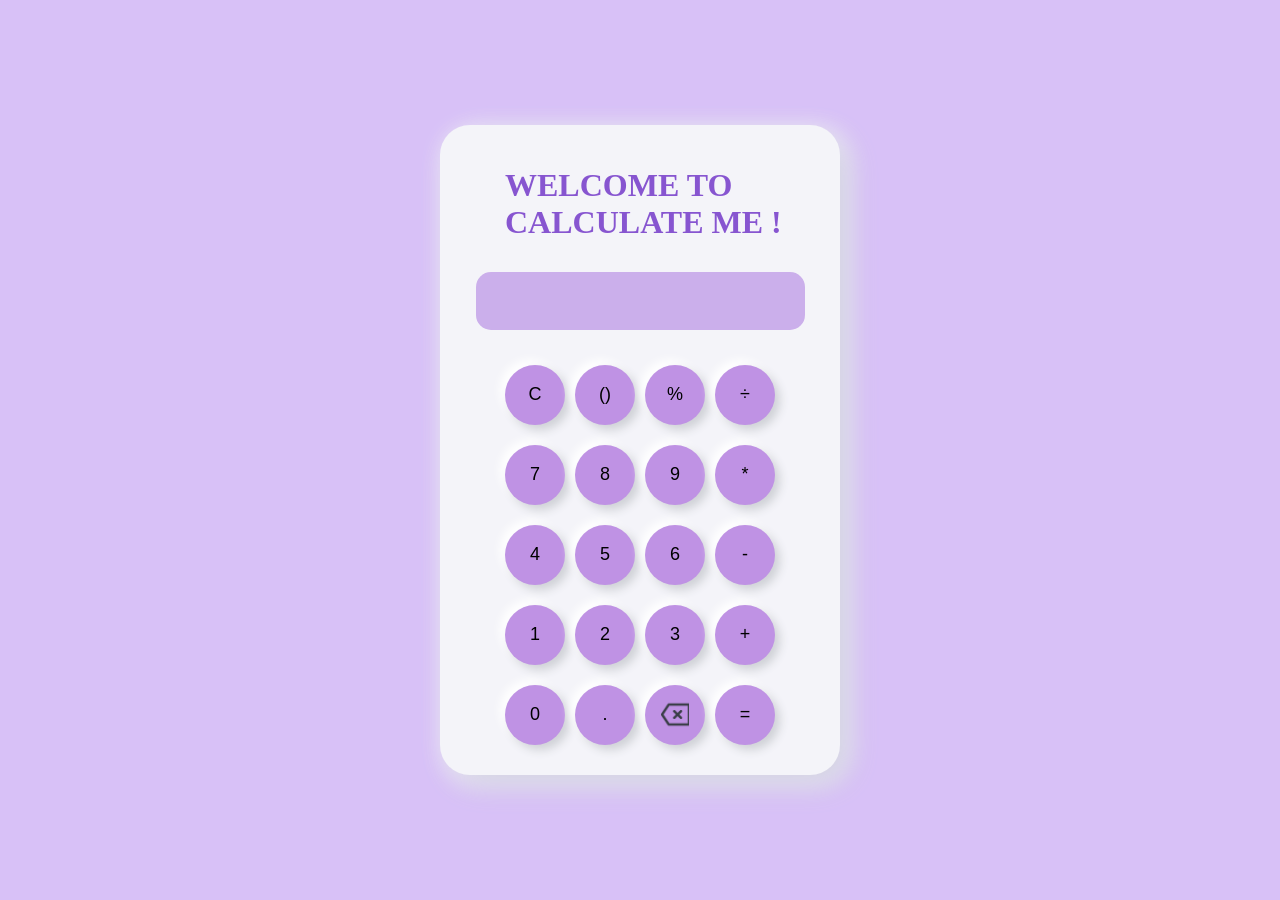
<file: Calculator/index.html>
<!DOCTYPE html>
<html lang="en">
<head>
    <link rel="stylesheet" href="style.css" type="text/css">
    
    <meta charset="UTF-8">
    <meta name="viewport" content="width=device-width, initial-scale=1.0">
    <title>Document</title>
</head>
<body>

    <div class="container">
              <h1 class="center"> WELCOME TO CALCULATE ME !</h1>
             <div class="row">
                  <input class="input" type="text" />
              </div>
             <div class="row">
                <button class="button"  data-value="C">C</button>
                <button class="button">()</button>
                <button class="button">%</button>
                <button class="button"data-value="/"> ÷</button>
   
            </div>

            <div class="row">
                <button class="button">7</button>
                <button class="button">8</button>
                <button class="button">9</button>
                <button class="button">*</button>    
        </div>

        <div class="row"> 
            <button class="button">4</button>
            <button class="button">5</button>
            <button class="button">6</button>
            <button class="button">-</button>    
        </div>

        <div class="row"> 
            <button class="button">1</button>
            <button class="button">2</button>
            <button class="button">3</button>
            <button class="button">+</button>    
        </div>

        <div class="row"> 
            <button class="button">0</button>
            <button class="button">.</button>
            <button class="button" data-value="DEL">
             
                <img src="text_delete_logo.png">
                
            </button>
            <button class="button">=</button>    
        </div>
    </div>
    <script src="script.js" defer></script>

</body>
</html>
</file>
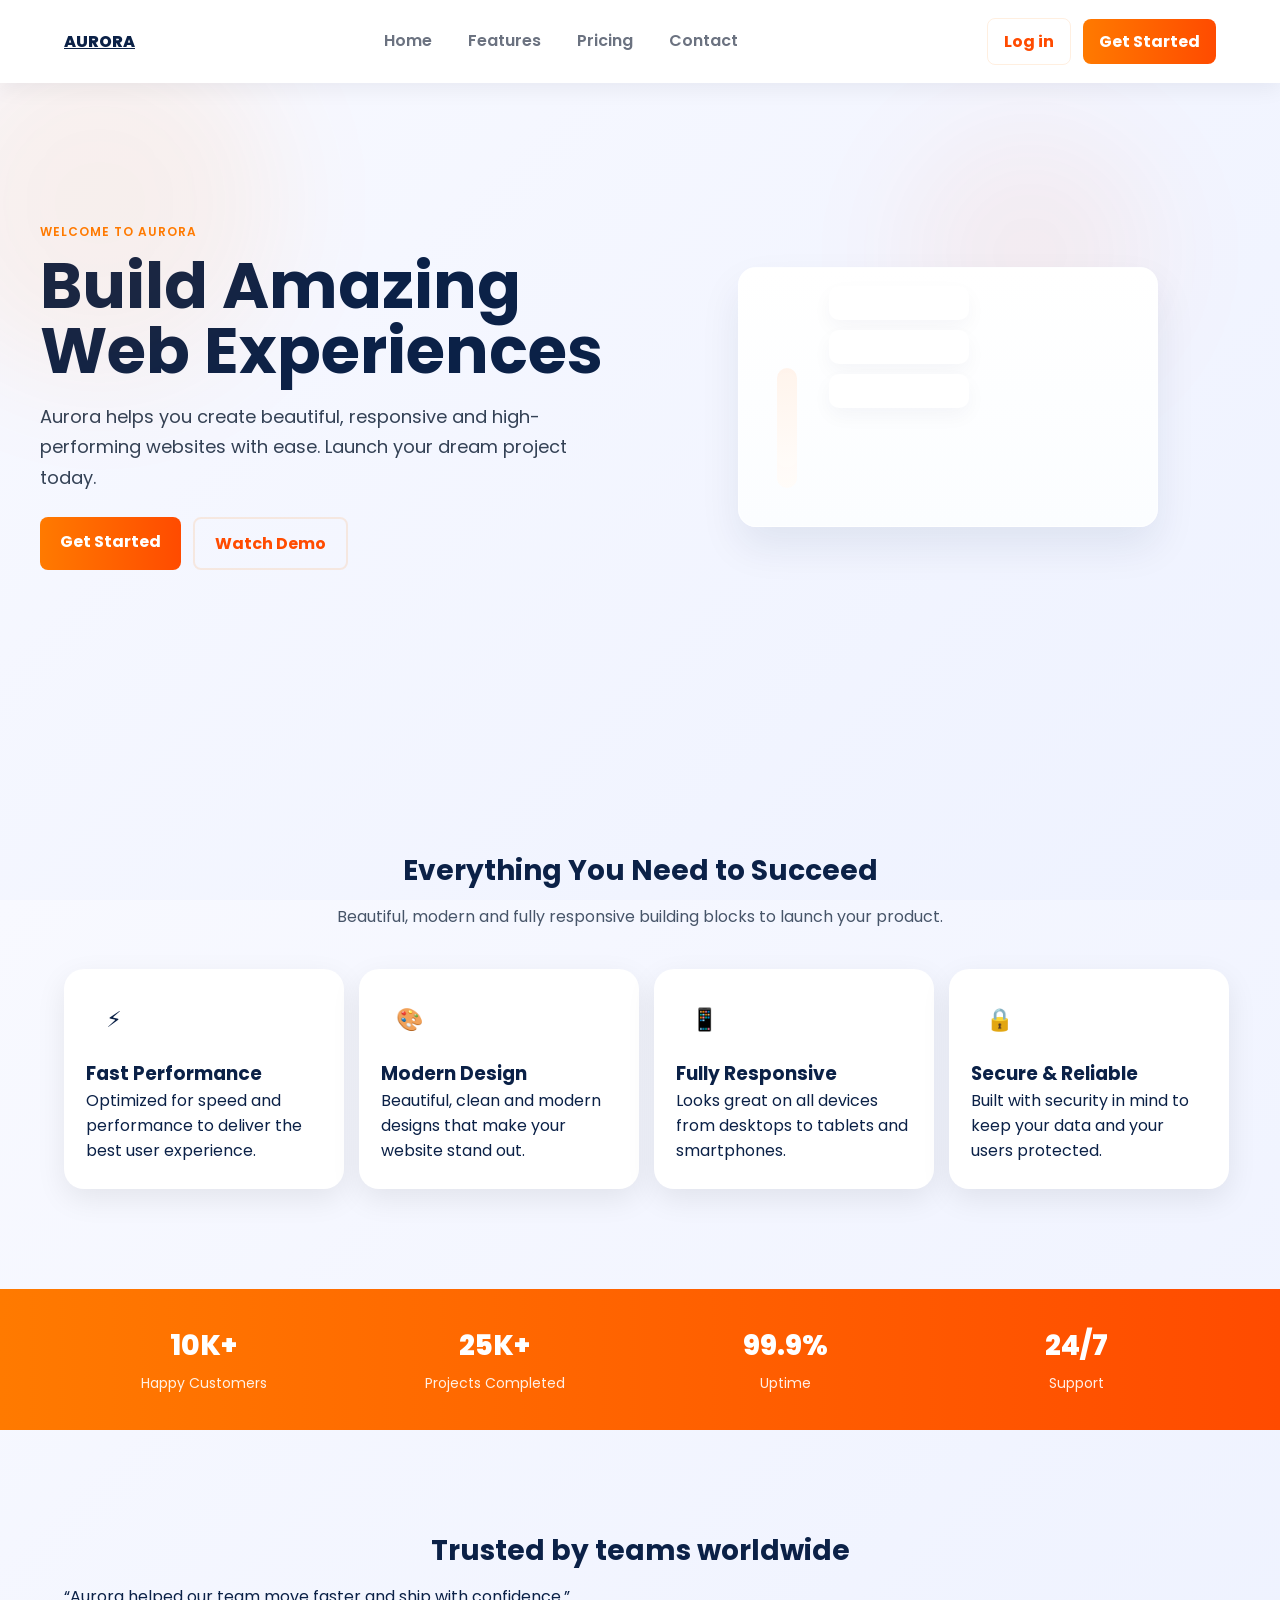
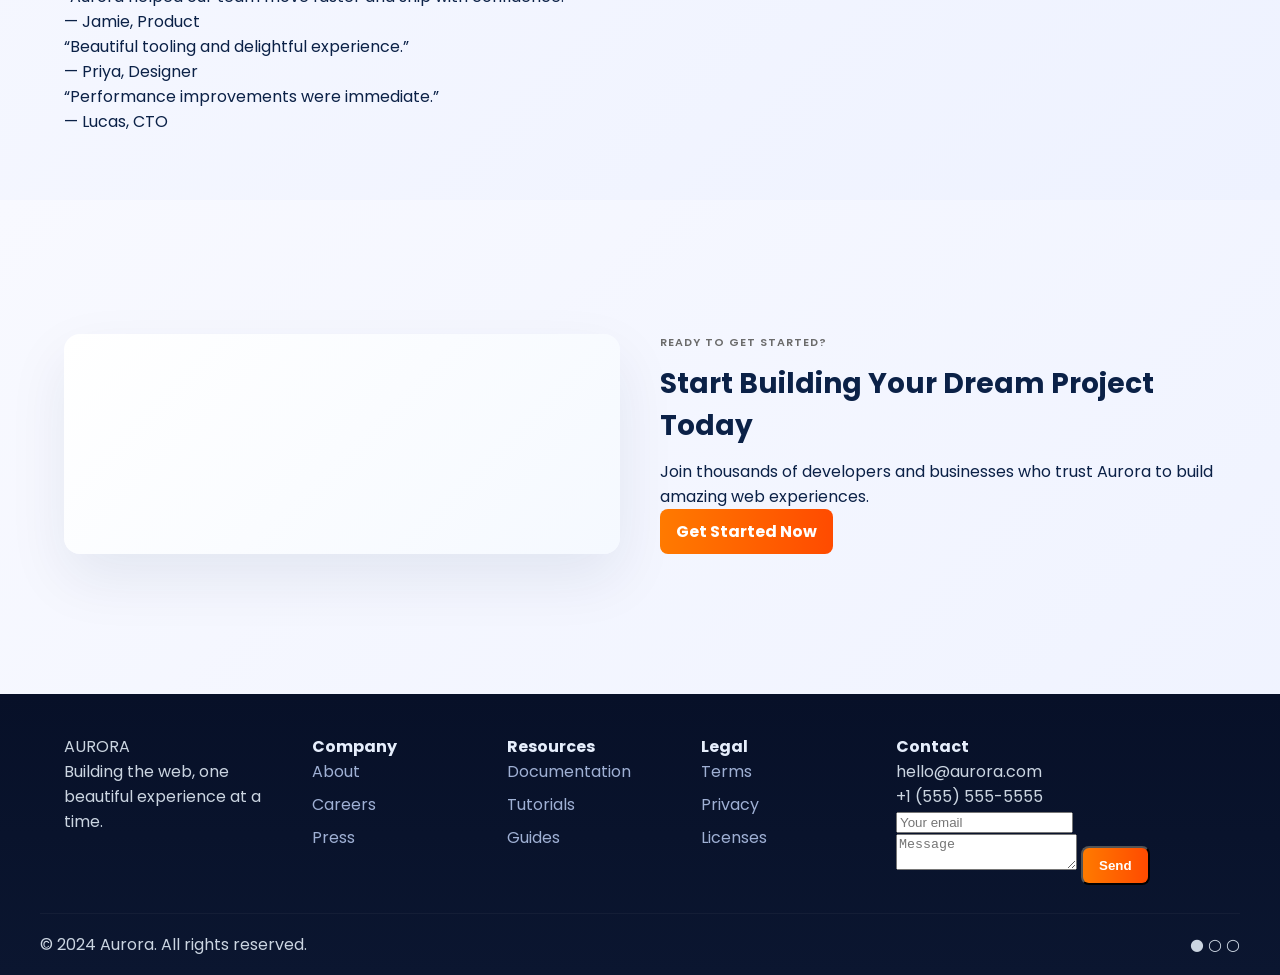
<file: LANDING PAGE/index.html>
<!doctype html>
<html lang="en">
<head>
  <meta charset="utf-8">
  <meta name="viewport" content="width=device-width,initial-scale=1">
  <title>Landing Page</title>
  <link href="https://fonts.googleapis.com/css2?family=Poppins:wght@300;400;600;700;800&display=swap" rel="stylesheet">
  <link rel="stylesheet" href="style.css">
</head>
<body>
  <link rel="stylesheet" href="style.css">
  <script defer src="script.js"></script>

</head>
<body>

  <header class="nav-wrap">
    <div class="container nav-inner">
      <div class="nav-left">
          <button id="mobile-toggle" class="mobile-toggle" aria-label="Toggle menu">☰</button>
          <a href="index.html" class="logo">AURORA</a>
        </div>

      <nav class="nav-center" id="main-nav">
        <a href="index.html" class="nav-item">Home</a>
        <a href="#features" class="nav-item">Features</a>
        <a href="#pricing" class="nav-item">Pricing</a>
        <a href="#contact" class="nav-item">Contact</a>
      </nav>

      <div class="nav-right">
        <a href="login.html" class="btn btn-ghost">Log in</a>
        <a href="#cta" class="btn btn-primary">Get Started</a>
      </div>
    </div>
  </header>

  <main>
    <section class="hero full-bleed">
      <div class="hero-bg">
        <span class="circle c1"></span>
        <span class="circle c2"></span>
      </div>

      <div class="container hero-inner">
        <div class="hero-left">
          <p class="eyebrow">WELCOME TO AURORA</p>
          <h1 class="hero-heading">Build Amazing Web Experiences</h1>
          <p class="hero-sub">Aurora helps you create beautiful, responsive and high-performing websites with ease. Launch your dream project today.</p>

          <div class="hero-actions">
            <a class="btn btn-primary large" href="#cta">Get Started</a>
            <a class="btn btn-outline large" href="#">Watch Demo</a>
          </div>
        </div>

        <div class="hero-right">
          <div class="mock-card glass">
            <div class="mock-header"></div>
            <div class="mock-content">
              <div class="mock-left">
                <div class="stats-row">
                  <div class="stat-box"></div>
                  <div class="stat-box"></div>
                  <div class="stat-box"></div>
                </div>
                <div class="graph"></div>
              </div>
              <div class="mock-side">
                <div class="mini-card"></div>
                <div class="mini-card"></div>
                <div class="mini-card"></div>
              </div>
            </div>
          </div>
        </div>
      </div>
    </section>

    <section id="features" class="features section">
      <div class="container text-center">
        <h2 class="section-title">Everything You Need to Succeed</h2>
        <p class="section-sub">Beautiful, modern and fully responsive building blocks to launch your product.</p>
      </div>

      <div class="container cards-grid">
        <div class="feature-card">
          <div class="icon icon-1">⚡</div>
          <h3>Fast Performance</h3>
          <p>Optimized for speed and performance to deliver the best user experience.</p>
        </div>
        <div class="feature-card">
          <div class="icon icon-2">🎨</div>
          <h3>Modern Design</h3>
          <p>Beautiful, clean and modern designs that make your website stand out.</p>
        </div>
        <div class="feature-card">
          <div class="icon icon-3">📱</div>
          <h3>Fully Responsive</h3>
          <p>Looks great on all devices from desktops to tablets and smartphones.</p>
        </div>
        <div class="feature-card">
          <div class="icon icon-4">🔒</div>
          <h3>Secure & Reliable</h3>
          <p>Built with security in mind to keep your data and your users protected.</p>
        </div>
      </div>
    </section>

    <section id="stats" class="stats-band full-bleed">
      <div class="stats-inner container">
        <div class="stat-item"><div class="stat-num">10K+</div><div class="stat-label">Happy Customers</div></div>
        <div class="stat-item"><div class="stat-num">25K+</div><div class="stat-label">Projects Completed</div></div>
        <div class="stat-item"><div class="stat-num">99.9%</div><div class="stat-label">Uptime</div></div>
        <div class="stat-item"><div class="stat-num">24/7</div><div class="stat-label">Support</div></div>
      </div>
    </section>

    <section id="testimonials" class="section">
      <div class="container text-center">
        <h2 class="section-title">Trusted by teams worldwide</h2>
        <div class="testimonials">
          <div class="test-card">“Aurora helped our team move faster and ship with confidence.”<div class="by">— Jamie, Product</div></div>
          <div class="test-card">“Beautiful tooling and delightful experience.”<div class="by">— Priya, Designer</div></div>
          <div class="test-card">“Performance improvements were immediate.”<div class="by">— Lucas, CTO</div></div>
        </div>
      </div>
    </section>

    <section id="cta" class="cta section">
      <div class="container cta-inner">
        <div class="cta-media">
          <div class="laptop-card"></div>
        </div>
        <div class="cta-copy">
          <p class="eyebrow small">READY TO GET STARTED?</p>
          <h2>Start Building Your Dream Project Today</h2>
          <p>Join thousands of developers and businesses who trust Aurora to build amazing web experiences.</p>
          <a class="btn btn-primary" href="#">Get Started Now</a>
        </div>
      </div>
    </section>
  </main>

  <footer id="contact" class="site-footer">
    <div class="container footer-grid">
      <div class="col">
        <div class="logo">AURORA</div>
        <p class="muted">Building the web, one beautiful experience at a time.</p>
      </div>
      <div class="col">
        <h4>Company</h4>
        <ul>
          <li>About</li>
          <li>Careers</li>
          <li>Press</li>
        </ul>
      </div>
      <div class="col">
        <h4>Resources</h4>
        <ul>
          <li>Documentation</li>
          <li>Tutorials</li>
          <li>Guides</li>
        </ul>
      </div>
      <div class="col">
        <h4>Legal</h4>
        <ul>
          <li>Terms</li>
          <li>Privacy</li>
          <li>Licenses</li>
        </ul>
      </div>
      <div class="col">
        <h4>Contact</h4>
        <p class="muted">hello@aurora.com<br>+1 (555) 555-5555</p>
        <form class="contact-form">
          <input type="email" placeholder="Your email">
          <textarea placeholder="Message"></textarea>
          <button class="btn btn-primary">Send</button>
        </form>
      </div>
    </div>

    <div class="footer-bottom container">
      <div>© 2024 Aurora. All rights reserved.</div>
      <div class="socials">● ○ ○</div>
    </div>
  </footer>
</body>
</html>
</body>
</html>
</file>
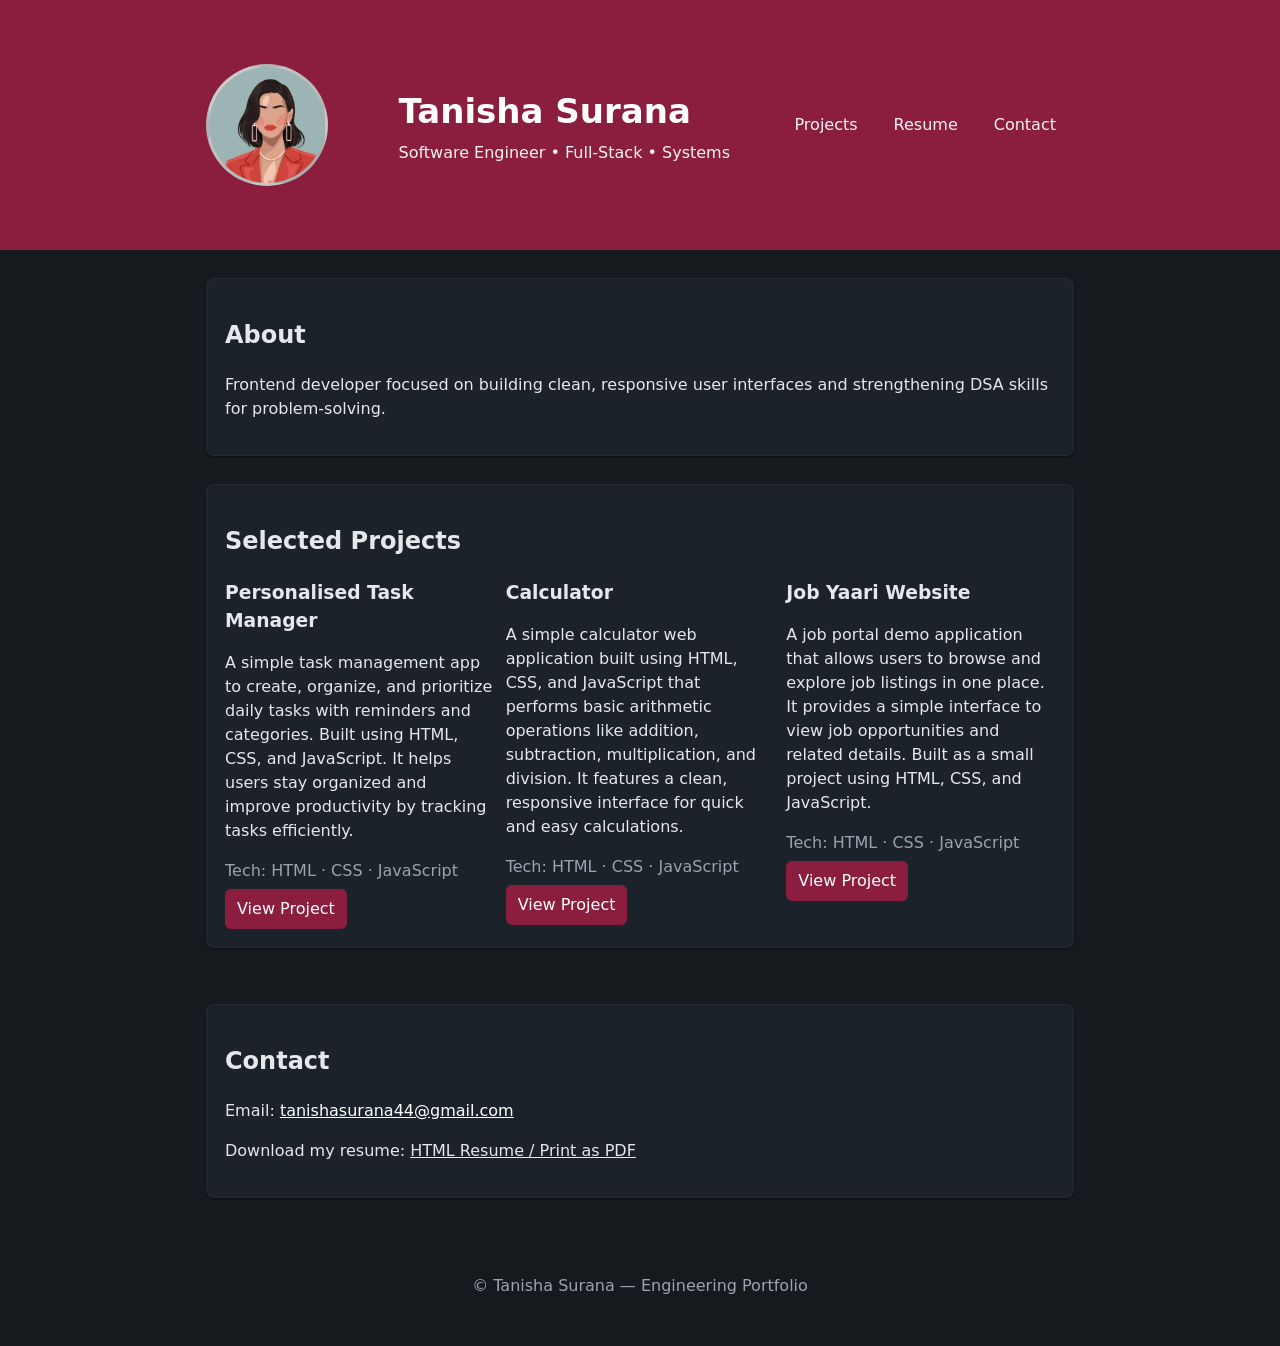
<file: PORTFOLIO/index.html>
<!doctype html>
<html lang="en">
  <head>
    <meta charset="utf-8" />
    <meta name="viewport" content="width=device-width,initial-scale=1" />
    <title>Engineering Portfolio — Your Name</title>
    <link rel="stylesheet" href="styles.css" />
  </head>
  <body>
    <header class="site-header">
      <div class="container">
        <img class="profile-photo" src="pfp.png" alt="Profile photo" />
        <div class="title-wrap">
          <h1 class="site-title">Tanisha Surana</h1>
          <p class="site-sub">Software Engineer • Full-Stack • Systems</p>
        </div>
        <nav class="nav">
          <a href="#projects">Projects</a>
          <a href="resume.html">Resume</a>
          <a href="#contact">Contact</a>
        </nav>
      </div>
    </header>

    <main class="container">
      <section id="about" class="card">
        <h2>About</h2>
        <p>
          Frontend developer focused on building clean, responsive user interfaces and strengthening DSA skills for problem-solving.
        </p>
      </section>

      <section id="projects" class="card">
        <h2>Selected Projects</h2>
        <div class="projects-grid">
          <article class="project">
            <h3>Personalised Task Manager</h3>
            <p>A simple task management app to create, organize, and prioritize daily tasks with reminders and categories. Built using HTML, CSS, and JavaScript. It helps users stay organized and improve productivity by tracking tasks efficiently.</p>
            <p class="muted">Tech: HTML · CSS · JavaScript</p>
            <a class="btn" href=" https://tanisha-surana.github.io/Personalised-task-manager/">View Project</a>
          </article>

          <article class="project">
            <h3>Calculator</h3>
            <p>A simple calculator web application built using HTML, CSS, and JavaScript that performs basic arithmetic operations like addition, subtraction, multiplication, and division. It features a clean, responsive interface for quick and easy calculations.</p>
            <p class="muted">Tech: HTML · CSS · JavaScript</p>
            <a class="btn" href="https://tanisha-surana.github.io/my-calculator/">View Project</a>
          </article>

          <article class="project">
            <h3>Job Yaari Website </h3>
            <p>A job portal demo application that allows users to browse and explore job listings in one place. It provides a simple interface to view job opportunities and related details. Built as a small project using HTML, CSS, and JavaScript.</p>
            <p class="muted">Tech: HTML · CSS · JavaScript</p>
            <a class="btn" href="https://tanisha-surana.github.io/jobyaari/">View Project</a>
          </article>
        </div>
      </section>

      <section id="contact" class="card">
        <h2>Contact</h2>
        <p>
          Email: <a href="mailto:tanishasurana44@gmail.com">tanishasurana44@gmail.com</a>
        </p>
        <p>
          Download my resume: <a href="Tanisha _Surana_Resume.docx">HTML Resume / Print as PDF</a>
        </p>
      </section>
    </main>

    <footer class="site-footer">
      <div class="container">
        <p>© Tanisha Surana — Engineering Portfolio</p>
      </div>
    </footer>
  </body>
</html>
</file>
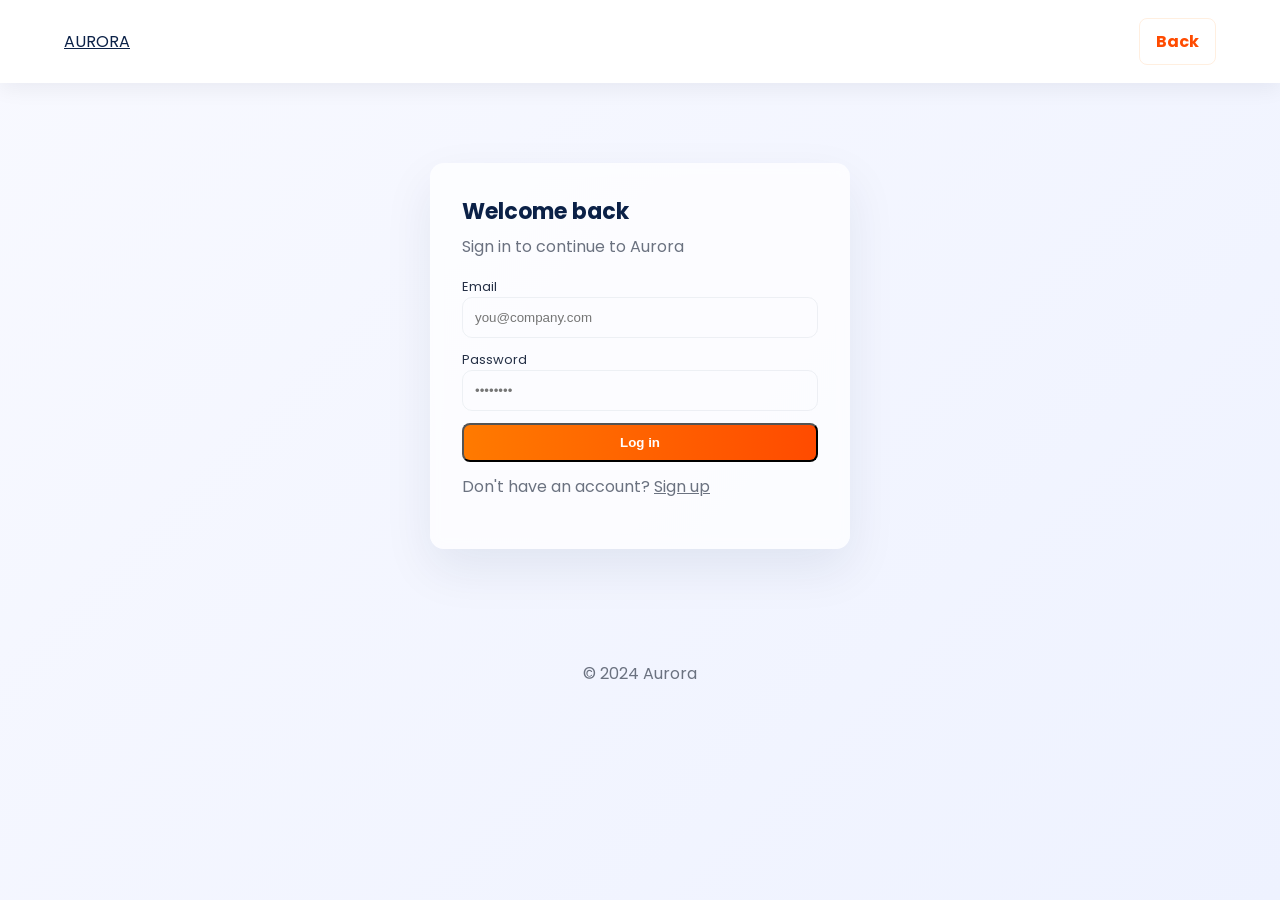
<file: LANDING PAGE/login.html>
<!doctype html>
<html lang="en">
<head>
  <meta charset="utf-8">
  <meta name="viewport" content="width=device-width,initial-scale=1">
  <title>Login - Aurora</title>
  <link href="https://fonts.googleapis.com/css2?family=Poppins:wght@300;400;600;700;800&display=swap" rel="stylesheet">
  <link rel="stylesheet" href="style.css">
</head>
<body class="auth-page">
  <header class="nav-wrap">
    <div class="container nav-inner">
      <a href="index.html" class="logo">AURORA</a>
      <div class="nav-right"><a href="index.html" class="btn btn-ghost">Back</a></div>
    </div>
  </header>

  <main class="auth-main">
    <div class="auth-card">
      <h2>Welcome back</h2>
      <p class="muted">Sign in to continue to Aurora</p>

      <form class="login-form" onsubmit="return false;">
        <label>Email
          <input type="email" placeholder="you@company.com" required>
        </label>
        <label>Password
          <input type="password" placeholder="••••••••" required>
        </label>

        <button class="btn btn-primary" type="submit">Log in</button>
        <p class="muted">Don't have an account? <a href="#">Sign up</a></p>
      </form>
    </div>
  </main>

  <footer class="auth-footer">
    <div class="container">© 2024 Aurora</div>
  </footer>

  <script src="script.js"></script>
</body>
</html>
</file>
<file: Calculator/style.css>
body {
    width: 100%;
    min-height: 100vh;
    display: flex;
    justify-content: center;
    align-items: center;
    margin: 0;
    background-color: #d8c1f7; 
    font-family: Arial, sans-serif;
}
.center{
     display: flex;
     justify-content: center;
     align-items: center;
     margin-left:45px;
     font-family: Georgia, 'Times New Roman', Times, serif;
     color:#8755D0;
}
.container {
    display: flex;
    flex-direction: column;
    justify-content: center;
    align-items: center;
    width: 400px;          
    max-width: 90vw;       
    padding: 20px;
    border-radius: 30px;
    background-color: #f4f4f9; 
    box-shadow: 10px 10px 30px #cfcfe0, 5px 5px 25px #ffffff;
    box-sizing: border-box;
}


.input {
    width: 100%;
    font-size: 24px;
    padding: 15px;
    border-radius: 15px;
    border: none;
    text-align: right;
    margin-bottom: 15px;
    background-color: #CBAFEB;
    box-shadow: inset -5px -5px 10px #ffffff,;
}


.row {
    display: flex;
    justify-content: center;
    align-items: center;
    flex-wrap: wrap;
    gap: 10px;
    margin: 10px 0;
}


.button {
    width: 60px;          
    height: 60px;
    border-radius: 50%;
    border: none;
    background-color: #edf0f3;
    box-shadow: 5px 5px 10px #cfd1d6, -5px -5px 10px #ffffff;
    display: flex;
    justify-content:center;
    align-items: center;
    font-size: 18px;
    cursor: pointer;
    transition: all 0.2s ease;
    background-color: #BF92E4;

}

.button:hover {
    box-shadow: inset 5px 5px 10px #cfd1d6, inset -5px -5px 10px #ffffff;
}


.button.equal {
    background-color: #e0b8d8; 
    color: #ffffff;
    box-shadow: 5px 5px 10px #cfa0c4, -5px -5px 10px #ffffff;
}

.button.equal:hover {
    box-shadow: inset 5px 5px 10px #cfa0c4, inset -5px -5px 10px #ffffff;
}
 img{
      width: 60%;
      height:50%;
      object-fit: cover;
}
</file>
<file: LANDING PAGE/style.css>
/* Global */
:root{
  --bg: #f2f2f2;
  /* Primary palette changed to orange */
  --blue: #ff7a00; /* used as primary in many places */
  --purple: #ff4b00; /* secondary orange tone */
  --dark-blue: #0b2147;
  --muted: #6b7280;
  --accent: #ff7a00;
  --accent-dark: #ff4b00;
body{
  margin:0;
  font-family: 'Poppins', system-ui, -apple-system, 'Segoe UI', Roboto, 'Helvetica Neue', Arial;
  background: linear-gradient(135deg,#f8f9ff,#eef2ff);
  color:#0b2147;
  -webkit-font-smoothing:antialiased;
  -moz-osx-font-smoothing:grayscale;
  overflow-x:hidden;
}
}

/* Ensure containers don't cause horizontal scroll on small screens */
@media (max-width:700px){
  .container{padding:0 12px}
  .nav-inner{padding:12px}
}
*{box-sizing:border-box}
.mock-card{max-width:100%;overflow:hidden}
html,body{height:100%}
.right-strip{position:fixed;right:0;top:0;bottom:0;width:56px;background:linear-gradient(180deg,var(--blue),var(--purple));z-index:10}

/* Hide right strip on small devices to prevent horizontal overflow */
@media (max-width:700px){
  .right-strip{display:none}
}
body{
.mock-nav{height:28px;background:linear-gradient(90deg,#fff8f2,#fff);border-radius:8px;margin-bottom:14px}
  margin:0;
.card-row{height:26px;border-radius:8px;background:#fff;box-shadow:0 6px 14px rgba(255,122,0,0.04)}

/* Prevent long words or unbroken content from causing overflow */
.nav-item, .muted, .test-card, .feature-card p, .section-sub, .hero-sub{word-break:break-word}

/* Ensure images and media are responsive */
img, svg, iframe{max-width:100%;height:auto}
  font-family: 'Poppins', system-ui, -apple-system, 'Segoe UI', Roboto, 'Helvetica Neue', Arial;
  background: linear-gradient(135deg,#f8f9ff,#eef2ff);
  color:#0b2147;
  -webkit-font-smoothing:antialiased;
  -moz-osx-font-smoothing:grayscale;
  overflow-x:hidden;
}

.page{position:relative;min-height:100vh}

.container{max-width:1200px;margin:0 auto;padding:0 24px}

/* Sections spacing */
.section{padding:100px 0}
/* Site Header */
.nav-wrap{position:sticky;top:0;background:#fff;z-index:60;box-shadow:0 6px 20px rgba(16,24,40,0.06)}
.nav-inner{display:flex;align-items:center;justify-content:space-between;padding:18px 24px}
.nav-left{display:flex;align-items:center;gap:12px}
.nav-left .logo{font-weight:800;color:var(--dark-blue)}

#mobile-toggle{display:none;background:transparent;border:none;font-size:20px;cursor:pointer;padding:8px;border-radius:8px;color:var(--dark-blue);margin-right:8px}
#mobile-toggle.open{color:var(--accent-dark)}

/* Dropdown menu when hamburger toggled (mobile stacked in media query) */
#main-nav.open{}

.nav-center{display:flex;gap:24px;justify-content:center;flex:1}
.#main-nav{}
#main-nav{transition:all .18s ease}
.nav-item{color:var(--muted);text-decoration:none;font-weight:600;padding:8px 6px;border-bottom:3px solid transparent}
.nav-item.active{color:var(--dark-blue);border-bottom-color:var(--blue)}
.nav-right{display:flex;gap:12px;align-items:center}
.btn{display:inline-flex;align-items:center;gap:8px;padding:10px 16px;border-radius:10px;font-weight:700;text-decoration:none}
.btn-primary{background:linear-gradient(90deg,var(--accent),var(--accent-dark));color:#fff}
.btn-ghost{background:transparent;border:1px solid rgba(255,122,0,0.12);color:var(--accent-dark);padding:8px 14px;border-radius:8px}

/* Button hover/focus/active states */
.btn{transition:transform .18s ease,box-shadow .18s ease,opacity .12s ease}
.btn-primary:hover,.btn-primary:focus{transform:translateY(-2px);box-shadow:0 14px 40px rgba(255,122,0,0.18);opacity:0.98}
.btn-primary:active{transform:translateY(0);box-shadow:0 8px 20px rgba(255,122,0,0.14)}
.btn-outline:hover,.btn-outline:focus{background:rgba(255,122,0,0.06);border-color:rgba(255,122,0,0.18);color:var(--accent-dark)}
.btn-ghost:hover,.btn-ghost:focus{border-color:rgba(255,122,0,0.18);color:var(--accent-dark);background:rgba(255,122,0,0.03)}



/* Decorative ribbons */
.decor{pointer-events:none}
.decor{pointer-events:none}
.corner-top .ribbon{
  display:block;
  position:absolute;
  transform-origin:left top;
}
.corner-top .ribbon.blue{
  left:-60px;
  top:8px;
  width:260px;
  height:78px;
  background:var(--blue);
  transform:skewX(-22deg);
}
.corner-top .ribbon.white{
  left:-12px;
  top:56px;
  width:190px;
  height:46px;
  background:#fff;
  transform:skewX(-22deg);
}

.corner-bottom{
  position:absolute;
  bottom:0;
  left:0;
  width:280px;
  height:140px;
  overflow:visible;
}
.corner-bottom .ribbon.blue{
  left:-60px;
  bottom:8px;
  width:260px;
  height:78px;
  background:var(--blue);
  transform:skewX(22deg);
}
.corner-bottom .ribbon.white{
  left:-12px;
  bottom:56px;
  width:190px;
  height:46px;
  background:#fff;
  transform:skewX(22deg);
}

/* Right vertical strip */
.right-strip{position:fixed;right:0;top:0;bottom:0;width:56px;background:linear-gradient(180deg,var(--blue),var(--purple));z-index:10}

/* Hero */
.full-bleed{position:relative}
.hero{position:relative}
.hero-bg{position:absolute;inset:0;pointer-events:none;display:block}
.hero-bg .circle{position:absolute;border-radius:50%;filter:blur(60px);opacity:0.35}
.hero-bg .c1{width:360px;height:360px;background:rgba(255,122,0,0.20);left:-80px;top:-60px}
.hero-bg .c2{width:260px;height:260px;background:rgba(255,75,0,0.16);right:120px;top:40px}

.hero-inner{display:grid;grid-template-columns:1fr 1fr;gap:40px;align-items:center;padding:100px 0}
.hero-left{max-width:640px}
.eyebrow{font-weight:700;color:var(--blue);letter-spacing:1px;margin-bottom:12px}
.hero-heading{font-size:clamp(32px,5vw,64px);line-height:1.02;margin:0 0 18px;color:var(--dark-blue);font-weight:700}
.hero-sub{font-size:18px;color:#334155;line-height:1.7;margin-bottom:24px}
.hero-actions{display:flex;gap:12px}

.hero-right{display:flex;justify-content:center}
.mock-card{width:520px;border-radius:20px;padding:18px;background:rgba(255,255,255,0.55);backdrop-filter:blur(8px);box-shadow:0 30px 80px rgba(11,33,71,0.12);border:1px solid rgba(255,255,255,0.6)}
.mock-header{height:56px;background:linear-gradient(90deg,#f8fbff,#ffffff);border-radius:12px;margin-bottom:12px}
.mock-content{display:flex;gap:12px}
.mock-left{flex:1}
.stats-row{display:flex;gap:10px;margin-bottom:12px}
.stat-box{flex:1;height:50px;border-radius:10px;background:linear-gradient(90deg,#fff,#fff6f0);box-shadow:0 8px 20px rgba(255,122,0,0.04)}
.graph{height:120px;border-radius:12px;background:linear-gradient(180deg,#fff6f0,#fff);box-shadow:inset 0 -8px 30px rgba(255,122,0,0.03)}
.mock-side{width:140px;display:flex;flex-direction:column;gap:10px}
.mini-card{height:34px;border-radius:10px;background:#fff;box-shadow:0 8px 20px rgba(11,33,71,0.04)}


/* Main content */
/* Hero */
.hero{width:100%;padding:40px 0 80px;position:relative}
.hero-inner{max-width:1200px;margin:0 auto;display:flex;gap:32px;align-items:center}
.hero-left{flex:1;min-width:280px}
.eyebrow{font-size:12px;color:var(--blue);font-weight:600;letter-spacing:1px;margin-bottom:12px}
.eyebrow.small{font-size:11px;text-transform:uppercase;color:#6b6b6b}
.hero-title{font-size:48px;line-height:1.03;margin:0 0 18px;color:#0b2147}
.hero-copy{max-width:520px;color:#444;font-size:18px;line-height:1.7;margin-bottom:20px}
.hero-ctas{display:flex;gap:12px;margin-bottom:18px}
.btn{display:inline-block;padding:10px 16px;text-decoration:none;font-weight:700;border-radius:8px}
.btn-primary{background:linear-gradient(90deg,var(--accent),var(--accent-dark));color:#fff}
.btn-outline{border:2px solid rgba(255,122,0,0.12);background:transparent;color:var(--accent-dark);padding:8px 14px}
.large{padding:12px 20px}
.trusted{display:flex;align-items:center;gap:12px;margin-top:6px}
.avatars{display:flex;gap:-8px}
.av{width:34px;height:34px;border-radius:50%;background:#ddd;border:3px solid #fff;display:inline-block}
.trusted-text{font-size:13px;color:#666}

.hero-right{flex:1;display:flex;justify-content:center}
.mock-card{width:420px;background:linear-gradient(180deg,#fff,#fbfdff);border-radius:18px;box-shadow:0 20px 40px rgba(13,38,77,0.08);display:flex;overflow:hidden}
.mock-left{flex:1;padding:20px}
.mock-nav{height:28px;background:linear-gradient(90deg,#fff8f2,#fff);border-radius:8px;margin-bottom:14px}
.mock-stats{display:flex;gap:8px;margin-bottom:12px}
.mock-stats .s{height:40px;border-radius:8px;background:linear-gradient(90deg,#fff,#fff6f0);flex:1}
.mock-graph{height:120px;background:linear-gradient(180deg,#fff6f0,#fff);border-radius:8px}
.mock-right{width:140px;padding:16px;background:linear-gradient(90deg,#f9fbff,#ffffff);display:flex;flex-direction:column;gap:10px}
.card-row{height:26px;border-radius:8px;background:#fff;box-shadow:0 6px 14px rgba(255,122,0,0.04)}

/* Features */
.features{background:transparent}
.section-title{text-align:center;font-weight:700;color:var(--dark-blue);margin:0 0 12px;font-size:28px}
.section-sub{text-align:center;color:#475569;margin-bottom:40px}
.cards-grid{display:grid;grid-template-columns:repeat(auto-fit,minmax(240px,1fr));gap:28px;justify-content:center}
.feature-card{width:280px;min-height:220px;border-radius:20px;background:#fff;padding:22px;box-shadow:0 10px 30px rgba(0,0,0,0.08);transition:transform .28s ease,box-shadow .28s ease}
.feature-card:hover{transform:translateY(-10px);box-shadow:0 26px 60px rgba(0,0,0,0.12)}
.feature-card .icon{width:56px;height:56px;border-radius:14px;display:flex;align-items:center;justify-content:center;font-size:22px;margin-bottom:12px}


/* Stats band */
.stats-band{background:linear-gradient(90deg,var(--blue),var(--purple));color:#fff;padding:36px 0}
.stats-inner{display:flex;justify-content:space-between;align-items:center;gap:12px;flex-wrap:wrap}
.stat-item{flex:1;text-align:center}
.stat-num{font-size:28px;font-weight:800}
.stat-label{font-size:14px;opacity:0.9;margin-top:6px}


/* Secondary CTA */
.cta{padding:100px 0}
.cta-inner{display:flex;gap:40px;align-items:center;flex-wrap:wrap}
.cta-media{flex:1}
.laptop-card{height:220px;border-radius:16px;background:linear-gradient(135deg,#fff,#f5f9ff);box-shadow:0 24px 60px rgba(11,33,71,0.08)}
.cta-copy{flex:1}
.cta-copy h2{font-size:28px;margin:8px 0 12px}


/* Footer */
.site-footer{background:linear-gradient(180deg,#071028,#0b1630);color:#cbd5e1;margin-top:40px;padding-top:40px}
.footer-grid{display:grid;grid-template-columns:220px 1fr 1fr 1fr 320px;gap:28px;align-items:start;padding-bottom:28px}

/* Prevent horizontal overflow for specific wide elements */
.mock-card, .laptop-card{max-width:100%;box-sizing:border-box}
.site-footer h4{color:#e6eefc}
.site-footer ul{list-style:none;padding:0;margin:0}
.site-footer li{margin-bottom:8px;color:#9fb0d4}
.newsletter{display:flex;gap:8px;margin-top:8px}
.newsletter input{flex:1;padding:10px;border-radius:8px;border:1px solid rgba(255,255,255,0.06);background:transparent;color:#fff}
.footer-bottom{display:flex;justify-content:space-between;align-items:center;padding:18px 0;border-top:1px solid rgba(255,255,255,0.04)}


/* Responsive */
/* Responsive */
@media (max-width:1200px){
  .hero-inner{grid-template-columns:1fr 1fr}
}

@media (max-width:1000px){
  .hero-inner{grid-template-columns:1fr}
  .hero-right{order:2}
  .cta-inner{flex-direction:column}
  .footer-grid{grid-template-columns:1fr 1fr;gap:20px}
}

@media (max-width:700px){
  .hero-heading{font-size:clamp(28px,8vw,40px)}
  .cards-grid{grid-template-columns:1fr}
  .nav-center{display:none}
  .nav-right .btn-ghost{display:none}
  #mobile-toggle{display:block;font-size:22px;margin-right:6px}
  .nav-left{gap:6px}
  .mock-card{width:100%}
  .footer-grid{grid-template-columns:1fr}
  .footer-bottom{flex-direction:column;gap:8px}
  .hero-bg .c2{display:none}

  /* Mobile vertical dropdown */
  #main-nav.open{
    position:absolute;
    top:68px;
    left:12px;
    width:calc(100% - 24px);
    background:#fff;
    border-radius:12px;
    box-shadow:0 20px 50px rgba(11,33,71,0.12);
    padding:12px 14px;
    display:flex;
    flex-direction:column;
    gap:8px;
    z-index:80;
  }
  #main-nav.open .nav-item{padding:10px 12px;border-bottom:none;color:var(--dark-blue);width:100%}

  /* Buttons full width on mobile */
  .hero-actions .btn{width:100%;justify-content:center}
  .cta-copy .btn{width:100%}
}

/* Small polish */
a{color:inherit}
h1,h2,h3,h4{margin:0}
p{margin:0}

/* Auth page styles */
.auth-page{background:linear-gradient(135deg,#f8f9ff,#eef2ff);min-height:100vh}
.auth-main{display:flex;align-items:center;justify-content:center;padding:80px 24px}
.auth-card{width:420px;background:rgba(255,255,255,0.7);backdrop-filter:blur(6px);border-radius:14px;padding:32px;box-shadow:0 20px 50px rgba(11,33,71,0.08)}
.auth-card h2{font-size:22px;margin-bottom:6px}
.auth-card .muted{color:var(--muted);margin-bottom:18px}
.login-form{display:flex;flex-direction:column;gap:12px}
.login-form label{font-size:13px;color:#253046}
.login-form input{width:100%;padding:12px;border-radius:10px;border:1px solid rgba(11,33,71,0.06);background:transparent}
.auth-footer{padding:32px 0;text-align:center;color:#6b7280}
</file>
<file: PORTFOLIO/styles.css>
:root{
  --bg:#151A1F;
  --card:#1C222A;
  --muted:#9ca3af;
  --accent: #8B1E3F;
  --text:#e5e7eb;
}
*{box-sizing:border-box}
body{font-family:Inter,system-ui,Segoe UI,Arial;margin:0;color:var(--text);background:var(--bg);line-height:1.5}
.container{max-width:900px;margin:24px auto;padding:0 16px}
.site-header{background: #8B1E3F;color:#fff;padding:40px 0}
.site-header .container{display:flex;flex-direction:column;gap:8px}
.site-title{margin:0;font-size:28px}
.site-sub{margin:0;opacity:.95}
.nav a{color:rgba(255,255,255,.95);margin-right:12px;text-decoration:none}

/* Make email and resume links explicitly white */
#contact a[href^="mailto:"],
#contact a[href$="resume.html"],
.nav a[href$="Tanisha_Surana_Resume.pdf"]{
  color: #ffffff;
}
.card{
  background:var(--card);
  color:var(--text);padding:18px;
  border-radius:8px;margin:28px 0;
  box-shadow:0 1px 2px rgba(0,0,0,.5);
  border:1px solid rgba(255,255,255,0.04)
}

#contact a{
  color: var(--text);
  text-decoration: underline;
}

#contact a:hover{
  color: var(--accent);
}

.projects-grid{
  display:grid;grid-template-columns:repeat(auto-fit,minmax(220px,1fr));
  gap:12px
}

/* Extra spacing between Projects and Contact sections */
#projects{margin-bottom:56px}
#contact{margin-top:56px}
.project h3{margin:0 0 6px}
.muted{color:var(--muted);margin:6px 0}
.btn{display:inline-block;background:var(--accent);color:#fff;padding:8px 12px;border-radius:6px;text-decoration:none}
.btn:hover{background: #8B1E3F}
.site-footer{padding:24px 0;text-align:center;color:var(--muted)}
.resume{padding:24px}
.resume .card{margin:28px 0}
.resume-header h1{margin:0}
.job{margin-bottom:12px}
/* Responsive utilities */
img{max-width:100%;height:auto;display:block}

/* Fluid type for headings */
.site-title{font-size:clamp(1.4rem,4vw,2.125rem)}
.site-sub{font-size:clamp(.9rem,2.2vw,1rem)}

/* Make nav touch-friendly and wrap on small screens */
.nav{display:flex;gap:12px;flex-wrap:wrap}
.nav a{padding:8px 6px;border-radius:6px}

/* Smaller spacing on very small screens */
@media(max-width:480px){
  .site-header{padding:20px 0}
  .container{padding:0 12px}
  .card{padding:14px}
  .projects-grid{gap:10px}
}

@media(max-width:600px){
  .projects-grid{grid-template-columns:1fr}
}
@media(min-width:700px){.site-header .container{flex-direction:row;align-items:center;justify-content:space-between}.site-title{font-size:34px}}

/* Profile photo (used in header and resume) */
.profile-photo{
  width:122px;
  height:122px;
  border-radius:50%;
  object-fit:cover;
  border:3px solid rgba(255,255,255,0.12);
  background:linear-gradient(135deg,#ccc,#999);
}

.title-wrap{display:flex;flex-direction:column;justify-content:center;gap:4px}

/* Header layout: place photo left of title on wider screens */
.site-header .container{align-items:center}
.site-header .profile-photo{margin-right:12px}

/* Resume header layout */
.resume-header{display:flex;align-items:center;gap:12px;margin-bottom:18px}
.resume-header .profile-photo{width:96px;height:96px;margin:0;border-width:2px}

@media(max-width:600px){
  .profile-photo{width:64px;height:64px}
  .resume-header .profile-photo{width:72px;height:72px}
  .site-header .container{flex-direction:column;align-items:flex-start}
  .site-header .profile-photo{margin-right:0;margin-bottom:8px}
}
</file>
